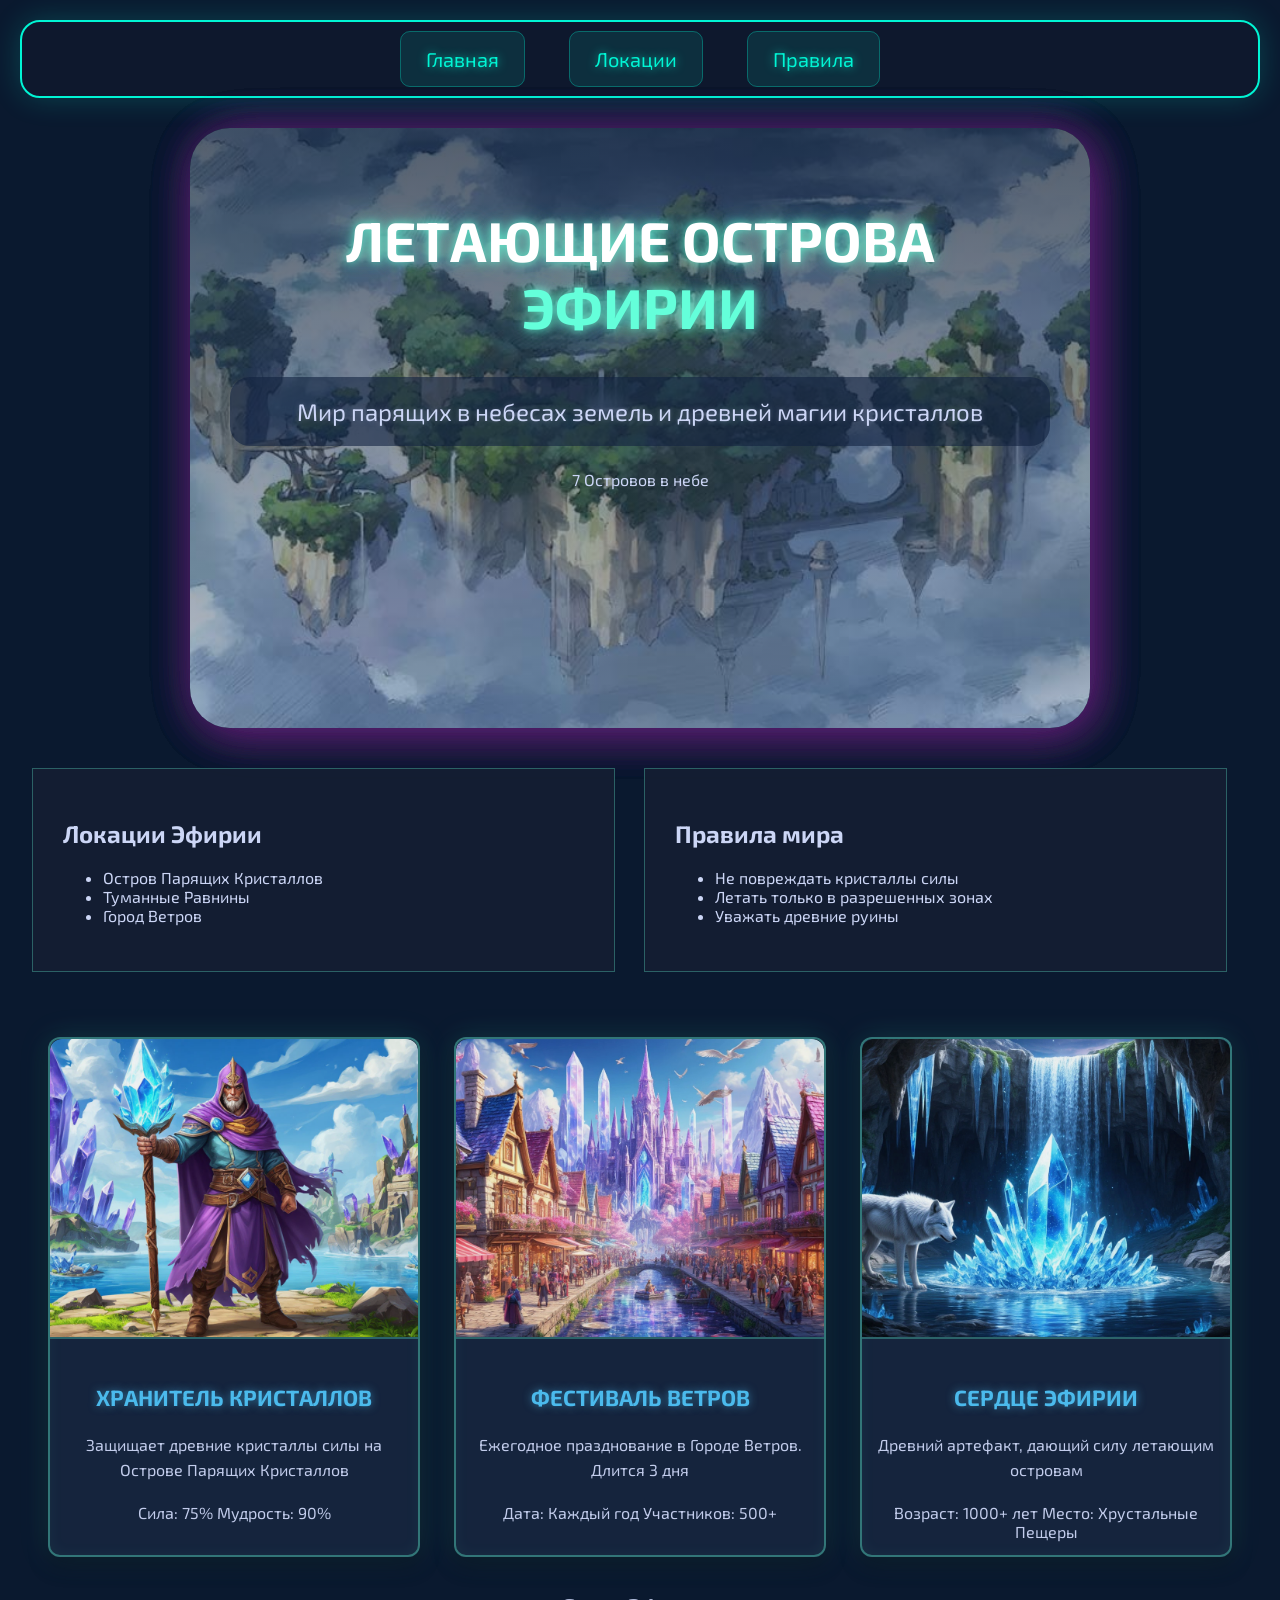
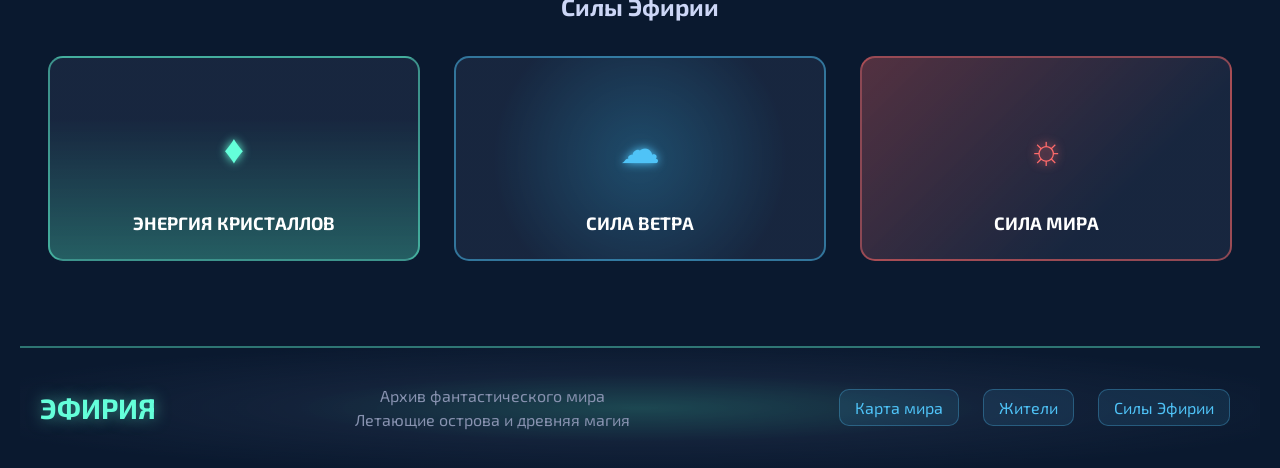
<file: site4/index.html>
<!doctype html>
<html lang="ru">
	<head>
		<meta charset="UTF-8" />
		<meta name="viewport" content="width=device-width, initial-scale=1.0" />
		<title>Document</title>
		<link rel="stylesheet" href="style.css" />
	</head>
	<body>
		<nav class="nav">
			<ul class="nav-menu">
				<li class="menu-item">
					<a href="#main-poster" class="menu-link">Главная</a>
				</li>
				<li class="menu-item">
					<a href="#world-section" class="menu-link">Локации</a>
				</li>
				<li class="menu-item">
					<a href="#rules-section" class="menu-link">Правила</a>
				</li>
			</ul>
		</nav>

		<div class="main-poster" id="main-poster">
			<h1 class="main-title">
				Летающие острова <span class="title-name">ЭФИРИИ</span>
			</h1>
			<p class="subtitle">
				Мир парящих в небесах земель и древней магии кристаллов
			</p>
			<div class="island-counter">
				<span class="counter-number">7</span>
				<span class="counter-text">Островов в небе</span>
			</div>
		</div>

		<div class="world-section" id="world-section">
			<h2 class="block-title">Локации Эфирии</h2>
			<ul class="locations">
				<li class="location-item">Остров Парящих Кристаллов</li>
				<li class="location-item">Туманные Равнины</li>
				<li class="location-item">Город Ветров</li>
			</ul>
		</div>
		<div class="rules-section" id="rules-section">
			<h2 class="block-title">Правила мира</h2>
			<ul class="rules-list">
				<li class="rules-item">Не повреждать кристаллы силы</li>
				<li class="rules-item">Летать только в разрешенных зонах</li>
				<li class="rules-item">Уважать древние руины</li>
			</ul>
		</div>

		<div class="cards-container">
			<div class="info-card">
				<img class="cart-img" src="img/keeper_of_the_crystals.jpeg" alt="" />
				<h3 class="card-title">ХРАНИТЕЛЬ КРИСТАЛЛОВ</h3>
				<p class="card-decs">
					Защищает древние кристаллы силы на Острове Парящих Кристаллов
				</p>
				<div class="card-stats">
					<span class="stats">Сила: 75%</span>
					<span class="stats">Мудрость: 90%</span>
				</div>
			</div>

			<div class="info-card">
				<img class="cart-img" src="img/wind_festival.webp" alt="" />
				<h3 class="card-title">ФЕСТИВАЛЬ ВЕТРОВ</h3>
				<p class="card-decs">
					Ежегодное празднование в Городе Ветров. Длится 3 дня
				</p>
				<div class="card-stats">
					<span class="stats">Дата: Каждый год</span>
					<span class="stats">Участников: 500+</span>
				</div>
			</div>

			<div class="info-card">
				<img class="cart-img" src="img/artifact.webp" alt="" />
				<h3 class="card-title">СЕРДЦЕ ЭФИРИИ</h3>
				<p class="card-decs">Древний артефакт, дающий силу летающим островам</p>
				<div class="card-stats">
					<span class="stats">Возраст: 1000+ лет</span>
					<span class="stats">Место: Хрустальные Пещеры</span>
				</div>
			</div>

			<section class="power-gallery">
				<h2 class="power-title">Силы Эфирии</h2>
				<div class="power-content">
					<div class="power-element power1">
						<p class="power-icon">&#9830;</p>
						<h3>ЭНЕРГИЯ КРИСТАЛЛОВ</h3>
					</div>
					<div class="power-element power2">
						<p class="power-icon">&#9729;</p>
						<h3>СИЛА ВЕТРА</h3>
					</div>
					<div class="power-element power3">
						<p class="power-icon">&#9788;</p>
						<h3>СИЛА МИРА</h3>
					</div>
				</div>
			</section>

			<footer class="footer">
				<div class="footer-content">
					<h2 class="footer-logo">ЭФИРИЯ</h2>
					<p class="footer-text">
						Архив фантастического мира<br />Летающие острова и древняя магия
					</p>
					<div class="footer-links">
						<a href="" class="footer-link">Карта мира</a>
						<a href="" class="footer-link">Жители</a>
						<a href="" class="footer-link">Силы Эфирии</a>
					</div>
				</div>
			</footer>
		</div>
	</body>
</html>
</file>
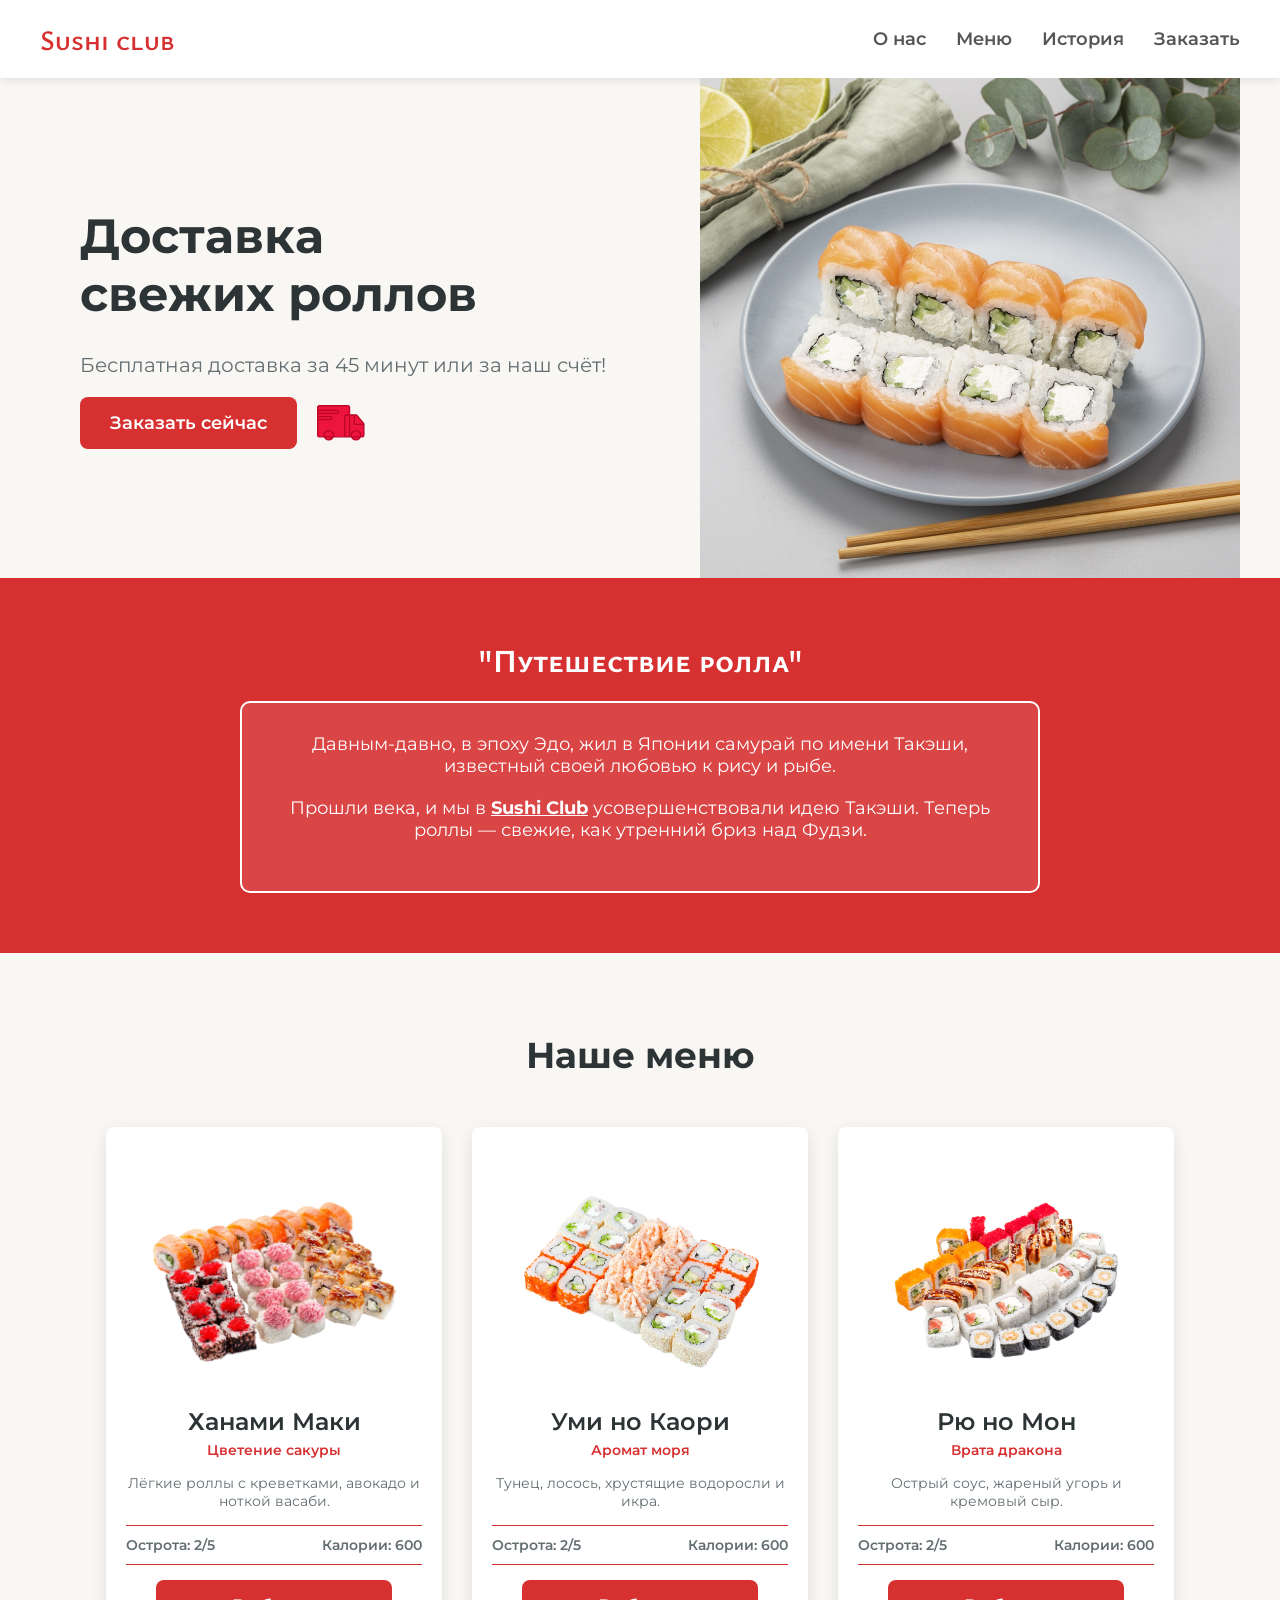
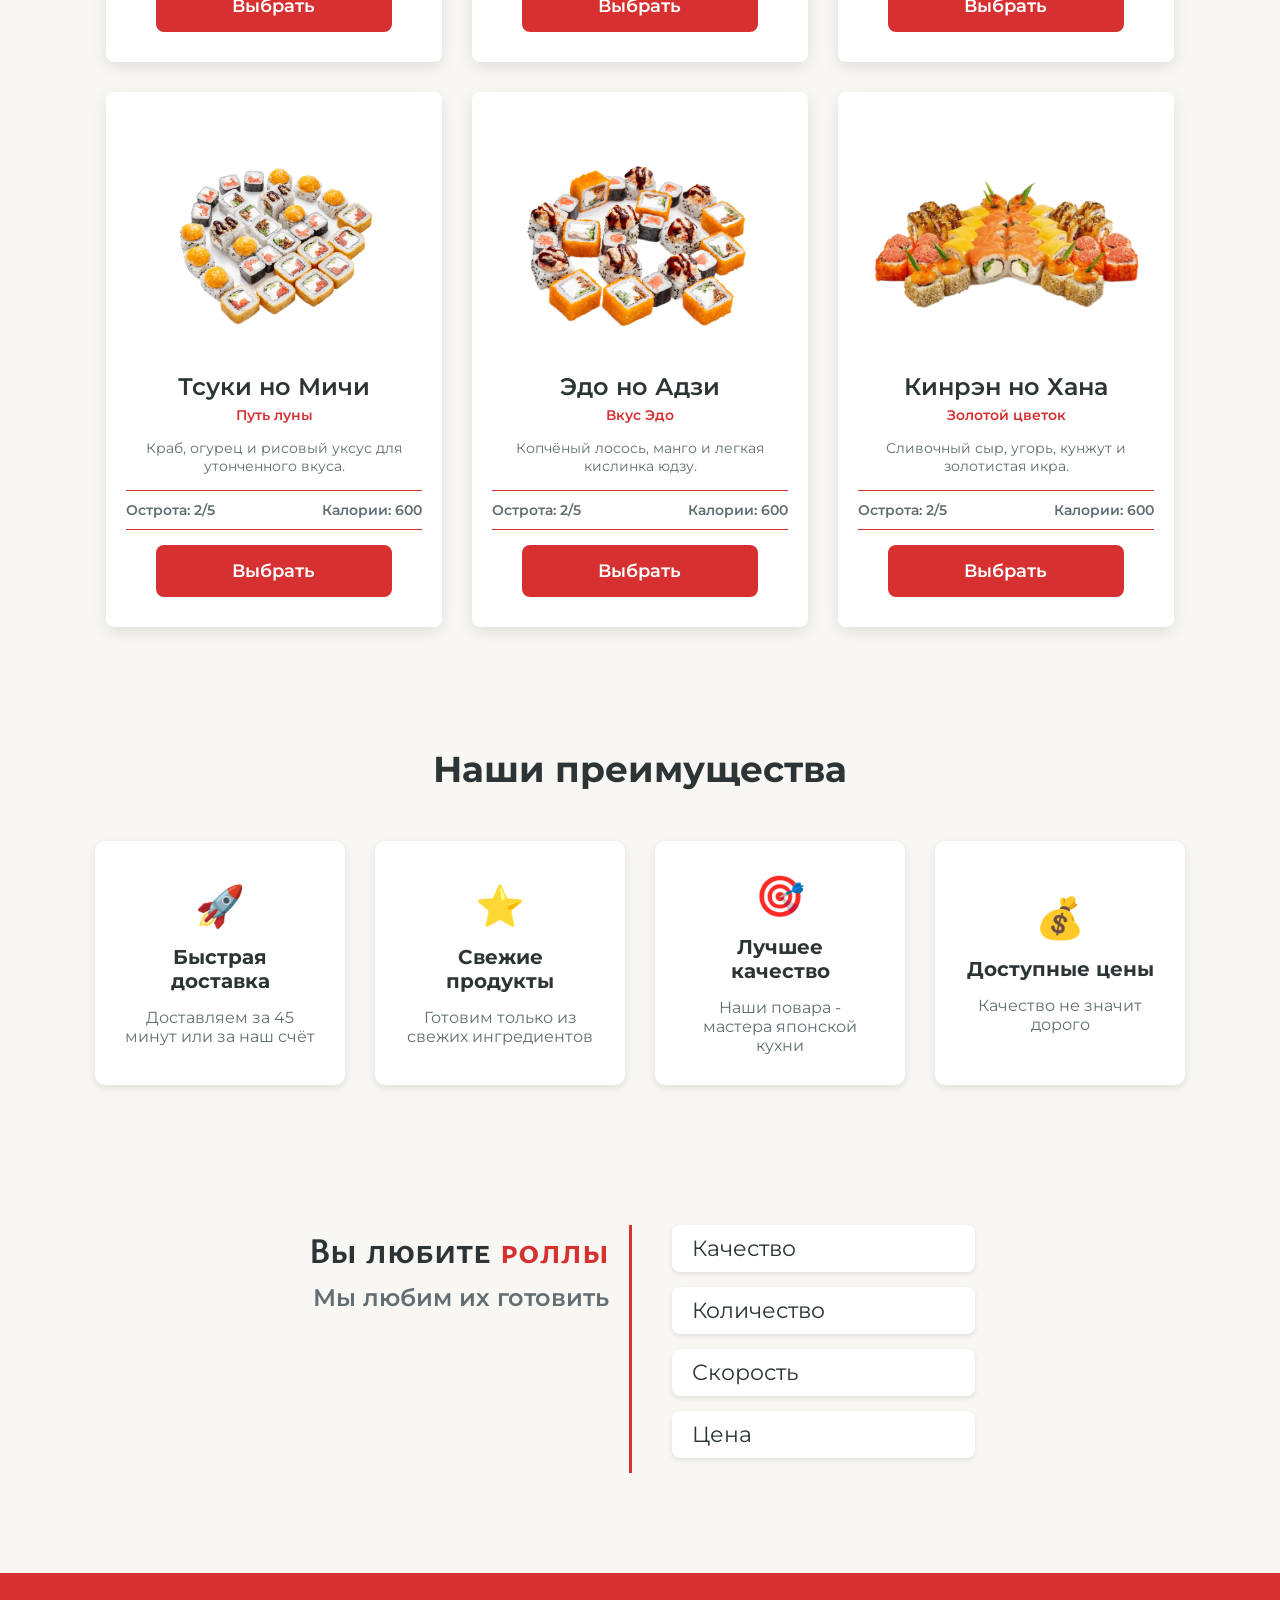
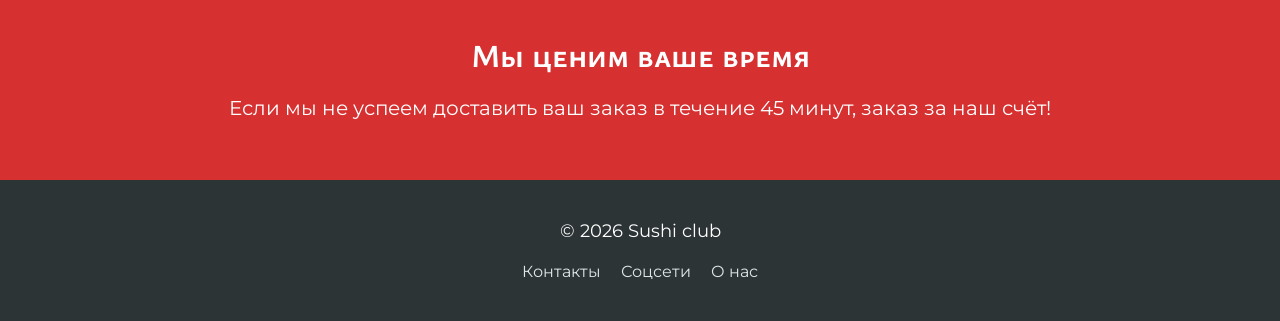
<file: site5/index.html>
<!doctype html>
<html lang="ru">
	<head>
		<meta charset="UTF-8" />
		<meta name="viewport" content="width=device-width, initial-scale=1.0" />
		<title>Sushi club</title>
		<link rel="stylesheet" href="style.css" />
	</head>
	<body>
		<header class="header">
			<a href="#" class="logo">Sushi club</a>

			<nav class="nav">
				<ul class="nav__list">
					<li class="nav__item">
						<a href="#about" class="nav__link">О нас</a>
					</li>
					<li class="nav__item">
						<a href="#menu" class="nav__link">Меню</a>
					</li>
					<li class="nav__item">
						<a href="#story" class="nav__link">История</a>
					</li>
					<li class="nav__item">
						<a href="#order" class="nav__link">Заказать</a>
					</li>
				</ul>
			</nav>
		</header>
		<!-- <div class="div">
			<div class="div1">lkajhsgdkhj</div>
			<div class="div2"></div>
			<div class="div3"></div>
		</div> -->
		<section class="promo">
			<div class="promo__content">
				<h1 class="promo__title">
					Доставка <br />
					свежих роллов
				</h1>
				<p class="promo__text">
					Бесплатная доставка за 45 минут или за наш счёт!
				</p>

				<div class="promo_action">
					<button class="button button-primary">Заказать сейчас</button>
					<img class="promo__icon" src="icons/delivery.svg" alt="" />
				</div>
			</div>
			<div class="promo__image"></div>
		</section>

		<section class="legend" id="story">
			<div class="legend__container">
				<h2 class="legend__title">"Путешествие ролла"</h2>
				<div class="legend__content">
					<p class="legend__text">
						Давным-давно, в эпоху Эдо, жил в Японии самурай по имени Такэши,
						известный своей любовью к рису и рыбе.
					</p>
					<p class="legend__text">
						Прошли века, и мы в <span class="legend__brand">Sushi Club</span>
						усовершенствовали идею Такэши. Теперь роллы — свежие, как утренний
						бриз над Фудзи.
					</p>
				</div>
			</div>
		</section>

		<section class="section menu" id="menu">
			<h2 class="section__title">Наше меню</h2>
			<div class="cards">
				<!-- карта 1 -->
				<div class="card">
					<div class="card_img card_img-1"></div>
					<div class="card_content">
						<h3 class="card_title">Ханами Маки</h3>
						<h4 class="card_subtitle">Цветение сакуры</h4>
						<p class="card_text">
							Лёгкие роллы с креветками, авокадо и ноткой васаби.
						</p>
						<div class="card__stats">
							<span class="stat">Острота: 2/5</span>
							<span class="stat">Калории: 600</span>
						</div>
						<button class="button button-primary button-card">Выбрать</button>
					</div>
				</div>
				<!-- карта 2 -->
				<div class="card">
					<div class="card_img card_img-2"></div>
					<div class="card_content">
						<h3 class="card_title">Уми но Каори</h3>
						<h4 class="card_subtitle">Аромат моря</h4>
						<p class="card_text">Тунец, лосось, хрустящие водоросли и икра.</p>
						<div class="card__stats">
							<span class="stat">Острота: 2/5</span>
							<span class="stat">Калории: 600</span>
						</div>
						<button class="button button-primary button-card">Выбрать</button>
					</div>
				</div>
				<!-- карта 3 -->
				<div class="card">
					<div class="card_img card_img-3"></div>
					<div class="card_content">
						<h3 class="card_title">Рю но Мон</h3>
						<h4 class="card_subtitle">Врата дракона</h4>
						<p class="card_text">Острый соус, жареный угорь и кремовый сыр.</p>
						<div class="card__stats">
							<span class="stat">Острота: 2/5</span>
							<span class="stat">Калории: 600</span>
						</div>
						<button class="button button-primary button-card">Выбрать</button>
					</div>
				</div>
				<!-- карта 4 -->
				<div class="card">
					<div class="card_img card_img-4"></div>
					<div class="card_content">
						<h3 class="card_title">Тсуки но Мичи</h3>
						<h4 class="card_subtitle">Путь луны</h4>
						<p class="card_text">
							Краб, огурец и рисовый уксус для утонченного вкуса.
						</p>
						<div class="card__stats">
							<span class="stat">Острота: 2/5</span>
							<span class="stat">Калории: 600</span>
						</div>
						<button class="button button-primary button-card">Выбрать</button>
					</div>
				</div>
				<!-- карта 5 -->
				<div class="card">
					<div class="card_img card_img-5"></div>
					<div class="card_content">
						<h3 class="card_title">Эдо но Адзи</h3>
						<h4 class="card_subtitle">Вкус Эдо</h4>
						<p class="card_text">
							Копчёный лосось, манго и легкая кислинка юдзу.
						</p>
						<div class="card__stats">
							<span class="stat">Острота: 2/5</span>
							<span class="stat">Калории: 600</span>
						</div>
						<button class="button button-primary button-card">Выбрать</button>
					</div>
				</div>
				<!-- карта 6 -->
				<div class="card">
					<div class="card_img card_img-6"></div>
					<div class="card_content">
						<h3 class="card_title">Кинрэн но Хана</h3>
						<h4 class="card_subtitle">Золотой цветок</h4>
						<p class="card_text">
							Сливочный сыр, угорь, кунжут и золотистая икра.
						</p>
						<div class="card__stats">
							<span class="stat">Острота: 2/5</span>
							<span class="stat">Калории: 600</span>
						</div>
						<button class="button button-primary button-card">Выбрать</button>
					</div>
				</div>
			</div>
		</section>

		<section class="section advantages" id="about">
			<h2 class="section__title">Наши преимущества</h2>
			<div class="advantages__list">
				<div class="advantages__card">
					<div class="advantages_icon">🚀</div>
					<h3 class="advantages_title">Быстрая доставка</h3>
					<p class="advantages__text">Доставляем за 45 минут или за наш счёт</p>
				</div>

				<div class="advantages__card">
					<div class="advantages_icon">⭐</div>
					<h3 class="advantages_title">Свежие продукты</h3>
					<p class="advantages__text">Готовим только из свежих ингредиентов</p>
				</div>

				<div class="advantages__card">
					<div class="advantages_icon">🎯</div>
					<h3 class="advantages_title">Лучшее качество</h3>
					<p class="advantages__text">Наши повара - мастера японской кухни</p>
				</div>

				<div class="advantages__card">
					<div class="advantages_icon">💰</div>
					<h3 class="advantages_title">Доступные цены</h3>
					<p class="advantages__text">Качество не значит дорого</p>
				</div>
			</div>
		</section>

		<section class="section slogans">
			<div class="slogan__content">
				<div class="slogan__left">
					<h2 class="slogan__title">
						Вы любите <span class="highlight">роллы</span>
					</h2>
					<h3 class="slogan__subtitle">Мы любим их готовить</h3>
				</div>
				<div class="slogan__right">
					<ul class="slogan__list">
						<li class="slogan__item">Качество</li>
						<li class="slogan__item">Количество</li>
						<li class="slogan__item">Скорость</li>
						<li class="slogan__item">Цена</li>
					</ul>
				</div>
			</div>
		</section>

		<section class="guarantees">
			<div class="guarantees__container">
				<h2 class="guarantees__title">Мы ценим ваше время</h2>
				<p class="guarantees__text">
					Если мы не успеем доставить ваш заказ в течение 45 минут, заказ за наш
					счёт!
				</p>
			</div>
		</section>

		<footer class="footer">
			<p class="footer__copyright">&copy; 2026 Sushi club</p>
			<ul class="footer_links">
				<li class="footer__item">
					<a href="" class="footer__link">Контакты</a>
				</li>
				<li class="footer__item">
					<a href="" class="footer__link">Соцсети</a>
				</li>
				<li class="footer__item">
					<a href="" class="footer__link">О нас</a>
				</li>
			</ul>
		</footer>
	</body>
</html>
</file>
<file: site4/style.css>
@import url('https://fonts.googleapis.com/css2?family=Exo+2:ital,wght@0,100..900;1,100..900&display=swap');

* {
	box-sizing: border-box;
}

body {
	background-color: #0a192f;
	/* background-image: linear-gradient(130deg, #cb1da8 0%, #2a129f 50%); */
	height: 100vh;
	color: #ccd6f6;
	margin: 0;
	padding: 20px;
	font-family: 'Exo 2', sans-serif;
}
.main-poster {
	width: 90%;
	max-width: 900px;
	height: 600px;
	margin: 30px auto;
	padding: 40px;
	border-radius: 40px;
	text-align: center;
	background-image:
		linear-gradient(
			rgba(10, 25, 47, 0.7) 0%,
			rgba(16, 37, 66, 0.5) 50%,
			rgba(22, 49, 85, 0.3) 100%
		),
		url('img/bg.jpg');
	background-repeat: no-repeat;
	background-size: 120%;
	background-position: center center;
	transition: 0.3s background-size;
	box-shadow:
		5px 5px 47px 0px rgba(179, 40, 189, 0.2),
		5px 5px 47px 0px rgba(179, 40, 189, 0.2),
		5px 5px 47px 0px rgba(179, 40, 189, 0.2),
		5px 5px 47px 0px rgba(179, 40, 189, 0.2);
}
/* .main-poster:hover {
	background-size: 150%;
} */

.main-title {
	font-size: 56px;
	color: #fff;
	text-shadow:
		0 0 10px rgba(100, 255, 218, 0.8),
		0 0 20px rgba(100, 255, 218, 0.4),
		0 0 30px rgba(100, 255, 218, 0.2);
	text-transform: uppercase;
}
.title-name {
	color: #64ffda;
}
.subtitle {
	font-size: 24px;
	background-color: rgba(17, 34, 64, 0.6);
	padding: 20px 25px;
	border-radius: 20px;
	text-shadow: 0 0 5px rgba(136, 146, 176, 0.5);
}

.nav {
	background: rgba(15, 25, 45, 0.9);
	padding: 25px;
	border-radius: 20px;
	border: 2px solid #00f5d4;
	text-align: center;
	box-shadow: 0 0 30px rgba(0, 245, 212, 0.2);
}

.nav-menu {
	list-style: none;
	margin: 0;
	padding: 0;
}

.menu-item {
	display: inline-block;
	margin: 0 20px;
}

.menu-link {
	color: #00f5d4;
	text-decoration: none;
	font-size: 20px;
	padding: 15px 25px;
	border-radius: 10px;
	background: rgba(0, 245, 212, 0.1);
	border: 1px solid rgba(0, 245, 212, 0.3);
	text-shadow: 0 0 10px rgba(0, 245, 212, 0.7);
}
.world-section,
.rules-section {
	display: inline-block;
	width: 47%;
	background: rgba(20, 30, 50, 0.9);
	padding: 30px;
	margin: 10px 1%;
	border: 1px solid rgba(100, 255, 218, 0.3);
}

.cart-img {
	width: 100%;
	height: 300px;

	object-fit: cover;

	border-radius: 12px 12px 0 0;
	margin-bottom: 20px;
	border-bottom: 2px solid rgba(100, 255, 218, 0.3);
}

.cards-container {
	width: 100%;
	margin: 40px 0;
	text-align: center;
}

.info-card {
	width: 30%;
	display: inline-block;
	margin: 15px;
	vertical-align: top;
	background: rgba(25, 40, 65, 0.85);
	padding-bottom: 25px;
	border-radius: 12px;
	border: 2px solid rgba(100, 255, 218, 0.4);
	overflow: hidden;
	box-shadow:
		0 10px 20px rgba(0, 0, 0, 0.3),
		0 0 30px rgba(100, 255, 218, 0.15),
		inset 0 0 15px rgba(100, 255, 218, 0.05);
	opacity: 0.95;
	height: 520px;
}

.card-title {
	color: #4fc3f7;
	font-size: 22px;
	text-shadow: 0 0 8px rgba(79, 195, 247, 0.6);
}
.card-decs {
	color: #ccd6f6;
	font-size: 16px;
	line-height: 1.6;
	margin: 0 15px 20px 15px;
}

.power-element {
	width: 30%;
	display: inline-block;
	vertical-align: top;
	margin: 15px;
	padding: 25px;
	border: 2px solid;
	border-radius: 15px;
	min-height: 180px;
	transition:
		0.3s transform,
		0.3s box-shadow;
}
.power-icon {
	font-size: 40px;
	text-shadow: 0 0 10px;
}

.power-element h3 {
	color: #fff;
	font-size: 18px;
	margin: 0;
}

.power-element:hover {
	box-shadow: 0 10px 25px rgba(0, 0, 0, 0.4);
	transform: scale(1.1);
}

.power1 {
	border-color: rgba(100, 255, 218, 0.5);
	background: linear-gradient(
		0deg,
		rgba(100, 255, 218, 0.3) 0%,
		rgba(25, 40, 65, 0.9) 70%
	);
}
.power1 .power-icon {
	color: #64ffda;
}

.power2 {
	background: radial-gradient(
		circle at center,
		rgba(79, 195, 247, 0.3) 0%,
		rgba(25, 40, 65, 0.9) 70%
	);
	border-color: rgba(79, 195, 247, 0.5);
}
.power2 .power-icon {
	color: #4fc3f7;
}

.power3 {
	background: linear-gradient(
		135deg,
		rgba(255, 107, 107, 0.3) 0%,
		rgba(25, 40, 65, 0.9) 70%
	);
	border-color: rgba(255, 107, 107, 0.5);
}
.power3 .power-icon {
	color: #ff6b6b;
}

.footer {
	background: radial-gradient(
		rgba(100, 255, 218, 0.2) 0%,
		rgba(25, 40, 65, 0.6) 40%,
		#0a192f 80%
	);
	border-top: 2px solid rgba(100, 255, 218, 0.4);
	margin-top: 70px;
	padding: 20px;
}
.footer-content {
	display: flex;
	justify-content: space-between;
	align-items: center;
}
.footer-logo {
	font-size: 28px;
	color: #64ffda;
	text-shadow: 0 0 15px rgba(100, 255, 218, 0.5);
}
.footer-text {
	color: #8892b0;
	line-height: 1.5;
}
.footer-link {
	display: inline-block;
	color: #4fc3f7;
	text-decoration: none;
	background: rgba(79, 195, 247, 0.1);
	border: 1px solid rgba(79, 195, 247, 0.3);
	padding: 8px 15px;
	margin: 0 10px;
	border-radius: 10px;
}
</file>
<file: site5/style.css>
@import url('https://fonts.googleapis.com/css2?family=Montserrat:ital,wght@0,100..900;1,100..900&family=Ysabeau+SC:wght@1..1000&display=swap');
* {
	box-sizing: border-box;
	margin: 0;
	padding: 0;
	font-family: 'Montserrat', sans-serif;
}
body {
	background-color: #f9f7f4;
}
.header {
	display: flex;
	justify-content: space-between;
	align-items: center;
	background: #fff;
	padding: 20px 40px;
	box-shadow: 0 2px 10px rgba(0, 0, 0, 0.1);
}

.logo {
	font-family: 'Ysabeau SC', sans-serif;
	text-decoration: none;
	font-size: 28px;
	font-weight: 600;
	color: #d63031;
}
.nav__list {
	display: flex;
	list-style: none;
	gap: 30px;
}
.nav__link {
	text-decoration: none;
	color: #555;
	font-weight: 600;
	font-size: 18px;
	transition: 0.3s color;
}
.nav__link:hover {
	color: #d63031;
}

.promo {
	display: flex;
	gap: 40px;
	justify-content: space-between;
	align-items: center;
	max-width: 1200px;
	margin: 0 auto;
}
.promo__content {
	padding: 40px;
	flex: 1;
}
.promo__title {
	font-size: 48px;
	color: #2d3436;
	margin-bottom: 30px;
}
.promo__text {
	font-size: 20px;
	color: #636e72;
	margin-bottom: 20px;
}
.promo__image {
	flex: 1;
	background: #e0e0e0;
	background-image: url('icons/promo.jpg');
	background-size: cover;
	background-position: center;
	height: 500px;
}
.promo_action {
	display: flex;
	align-items: center;
	gap: 20px;
}
.button {
	padding: 15px 30px;
	border: none;
	border-radius: 8px;
	font-size: 18px;
	font-weight: 600;
	cursor: pointer;
	transition: 0.3s background-color;
}
.button-primary {
	background-color: #d63031;
	color: #fff;
}
.button-primary:hover {
	background-color: #c0392b;
}
.promo__icon {
	width: 48px;
}
.section {
	max-width: 1200px;
	width: 100%;
	margin: 40px auto;
	padding: 40px;
}
.section__title {
	text-align: center;
	color: #2d3436;
	font-size: 36px;
	margin-bottom: 50px;
}

.legend__content {
	max-width: 800px;
	display: inline-block;
	background: rgba(255, 255, 255, 0.1);
	padding: 30px;
	border-radius: 10px;
	border: 2px solid #fff;
}

.legend__text {
	font-size: 18px;
	margin-bottom: 20px;
}

.legend__brand {
	font-weight: 700;
	text-decoration: underline;
}

.guarantees,
.legend {
	background: #d63031;
	color: #fff;
	text-align: center;
	padding: 60px 0;
}
.guarantees__title,
.legend__title {
	font-size: 32px;
	font-family: 'Ysabeau SC', sans-serif;
	margin-bottom: 20px;
}
.guarantees__text {
	font-size: 20px;
}

.cards {
	display: flex;
	justify-content: center;
	align-items: center;
	gap: 30px;
	flex-wrap: wrap;
}
.card {
	background-color: #fff;
	padding: 30px 20px;
	width: 30%;
	border-radius: 8px;
	box-shadow: 0 5px 15px rgba(0, 0, 0, 0.1);
	text-align: center;
}
.card_img {
	height: 250px;
	background-size: contain;
	background-repeat: no-repeat;
	background-position: center;
}
.card_img-1 {
	background-image: url('icons/set_1.webp');
}
.card_img-2 {
	background-image: url('icons/set_2.png');
}
.card_img-3 {
	background-image: url('icons/set_3.png');
}
.card_img-4 {
	background-image: url('icons/set_4.png');
}
.card_img-5 {
	background-image: url('icons/set_5.png');
}
.card_img-6 {
	background-image: url('icons/set_6.png');
}
.card_title {
	font-size: 24px;
	color: #2d3436;
	margin-bottom: 5px;
	font-weight: 600;
}
.card_subtitle {
	color: #d63031;
	margin-bottom: 15px;
	font-weight: 600;
	font-size: 14px;
}
.card_text {
	color: #636e72;
	font-size: 14px;
}
.card__stats {
	display: flex;
	justify-content: space-between;
	margin: 15px 0;
	padding: 10px 0;
	border-top: 1px solid #d63031;
	border-bottom: 1px solid #d63031;
}
.stat {
	font-size: 14px;
	color: #636e72;
	font-weight: 600;
}
.button-card {
	width: 80%;
}

/* .div {
	display: flex;
	flex-direction: row;
	justify-content: space-evenly;
	align-items: center; 
	width: 1000px;
	height: 500px;
} */

/* .div1 {
	width: 100px;
	height: 100px;
	background: #b71111;
	display: inline;
}
.div2 {
	width: 100px;
	height: 100px;
	background: #386b14;
	display: inline-block;
}
.div3 {
	width: 100px;
	height: 100px;
	background: #d42baf;
	display: block;
} */

.advantages__list {
	display: flex;
	flex-wrap: wrap;
	justify-content: center;
	gap: 30px;
}

.advantages__card {
	width: 250px;
	background: #fff;
	padding: 30px;
	border-radius: 10px;
	display: flex;
	flex-direction: column;
	justify-content: center;
	align-items: center;
	text-align: center;
	box-shadow: 0 3px 10px rgba(0, 0, 0, 0.1);
	transition: 0.3s background;
	gap: 15px;
}
.advantages__card:hover {
	background: #ffeaa7;
}
.advantages_icon {
	font-size: 40px;
}
.advantages_title {
	font-size: 20px;
	color: #2d3436;
}
.advantages__text {
	color: #636e72;
	font-size: 16px;
}

.slogans {
	max-width: 750px;
	padding: 60px 40px;
}
.slogan__content {
	display: flex;
	justify-content: space-between;
	gap: 40px;
}
.slogan__left {
	border-right: 3px solid #d63031;
	padding-right: 20px;
	flex: 1;
	text-align: right;
}
.slogan__title {
	font-size: 36px;
	color: #2d3436;
	margin-bottom: 10px;
	font-family: 'Ysabeau SC', sans-serif;
}
.slogan__title .highlight {
	font-family: 'Ysabeau SC', sans-serif;
	color: #d63031;
}
.slogan__subtitle {
	font-size: 24px;
	color: #636e72;
	font-weight: 600;
}
.slogan__right {
	flex: 1;
}
.slogan__list {
	list-style: none;
	padding: 0;
}
.slogan__item {
	font-size: 22px;
	color: #2d3436;
	margin-bottom: 15px;
	background: #fff;
	padding: 10px 20px;
	border-radius: 8px;
	box-shadow: 0 2px 5px rgba(0, 0, 0, 0.1);
}
.footer {
	display: flex;
	flex-direction: column;
	justify-content: center;
	align-items: center;
	background: #2d3436;
	color: #fff;
	padding: 40px 20px;
	gap: 20px;
}

.footer__copyright {
	font-size: 18px;
}
.footer_links {
	display: flex;
	gap: 20px;
	list-style: none;
}
.footer__link {
	color: #dfe6e9;
	text-decoration: none;
	transition: 0.3s color;
}
.footer__link:hover {
	color: #d63031;
}

@media (max-width: 780px) {
	.legend__content {
		padding: 20px;
		margin: 0 20px;
	}
	.guarantees,
	.legend {
		padding: 40px 0;
	}
	.guarantees__title,
	.legend__title {
		font-size: 24px;
	}
	.guarantees__text,
	.legend__text {
		font-size: 16px;
	}
	.cards {
		flex-direction: column;
	}
	.card {
		width: 100%;
		max-width: 400px;
	}
	.slogan__content {
		flex-direction: column;
		gap: 25px;
	}
	.slogan__left {
		text-align: center;
		border-right: none;
		border-bottom: 2px solid #d63031;
		padding-right: 0;
		padding-bottom: 15px;
	}
	.slogan__title {
		font-size: 28px;
	}
	.slogan__subtitle {
		font-size: 18px;
	}
	.slogan__list {
		text-align: center;
	}
}
</file>
